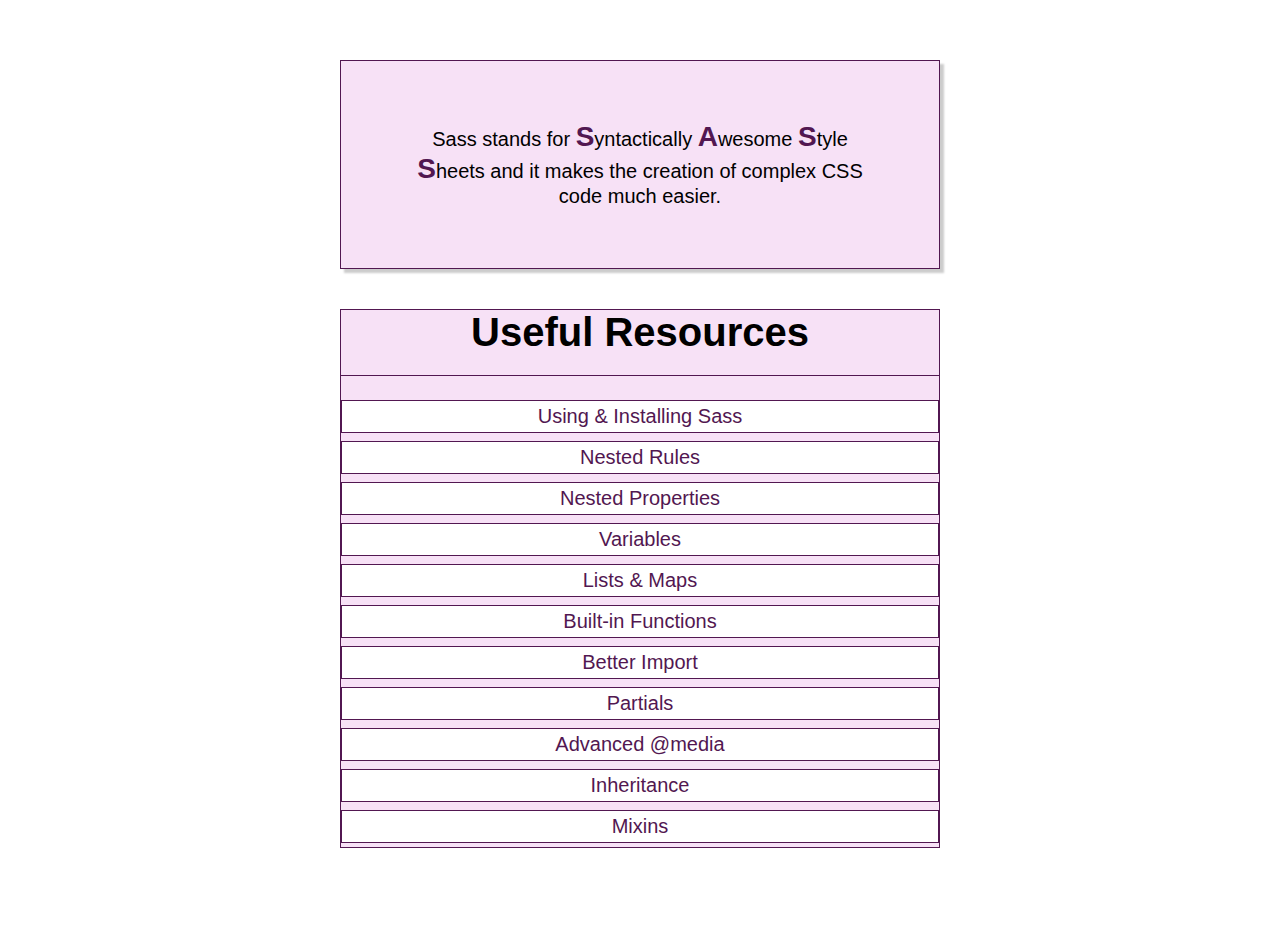
<file: index.html>
<!DOCTYPE html>
<html lang="en">
  <head>
    <meta charset="UTF-8" />
    <meta name="viewport" content="width=device-width, initial-scale=1.0" />
    <meta http-equiv="X-UA-Compatible" content="ie=edge" />
    <title>CSS Course</title>
    <link rel="stylesheet" href="main.css" />
  </head>

  <body>
    <div class="container">
      <section class="sass-introduction">
        <p>
          Sass stands for <span class="char-highlight">S</span>yntactically
          <span class="char-highlight">A</span>wesome
          <span class="char-highlight">S</span>tyle
          <span class="char-highlight">S</span>heets and it makes the creation
          of complex CSS code much easier.
        </p>
      </section>
      <section class="sass-details">
        <header class="section-header">
          <h1>Useful Resources</h1>
        </header>
        <ul class="documentation-links">
          <li>
            <a
              class="documentation-link link-important"
              href="https://sass-lang.com/documentation/file.SASS_REFERENCE.html#using_sass"
              >Using &amp; Installing Sass</a
            >
          </li>
          <li>
            <a
              class="documentation-link"
              href="https://sass-lang.com/documentation/file.SASS_REFERENCE.html#nested_rules"
              >Nested Rules</a
            >
          </li>
          <li>
            <a
              class="documentation-link"
              href="https://sass-lang.com/documentation/file.SASS_REFERENCE.html#nested_properties"
              >Nested Properties</a
            >
          </li>
          <li>
            <a
              class="documentation-link"
              href="https://sass-lang.com/documentation/file.SASS_REFERENCE.html#variables_"
              >Variables</a
            >
          </li>
          <li>
            <a
              class="documentation-link"
              href="https://sass-lang.com/documentation/file.SASS_REFERENCE.html#lists"
              >Lists &amp; Maps</a
            >
          </li>
          <li>
            <a
              class="documentation-link"
              href="https://sass-lang.com/documentation/Sass/Script/Functions.html"
              >Built-in Functions</a
            >
          </li>
          <li>
            <a
              class="documentation-link"
              href="https://sass-lang.com/documentation/file.SASS_REFERENCE.html#import"
              >Better Import</a
            >
          </li>
          <li>
            <a
              class="documentation-link"
              href="https://sass-lang.com/documentation/file.SASS_REFERENCE.html#partials"
              >Partials</a
            >
          </li>
          <li>
            <a
              class="documentation-link"
              href="https://sass-lang.com/documentation/file.SASS_REFERENCE.html#media"
              >Advanced @media</a
            >
          </li>
          <li>
            <a
              class="documentation-link"
              href="https://sass-lang.com/documentation/file.SASS_REFERENCE.html#extend"
              >Inheritance</a
            >
          </li>
          <li>
            <a
              class="documentation-link"
              href="https://sass-lang.com/documentation/file.SASS_REFERENCE.html#defining_a_mixin"
              >Mixins</a
            >
          </li>
        </ul>
      </section>
    </div>
  </body>
</html>
</file>
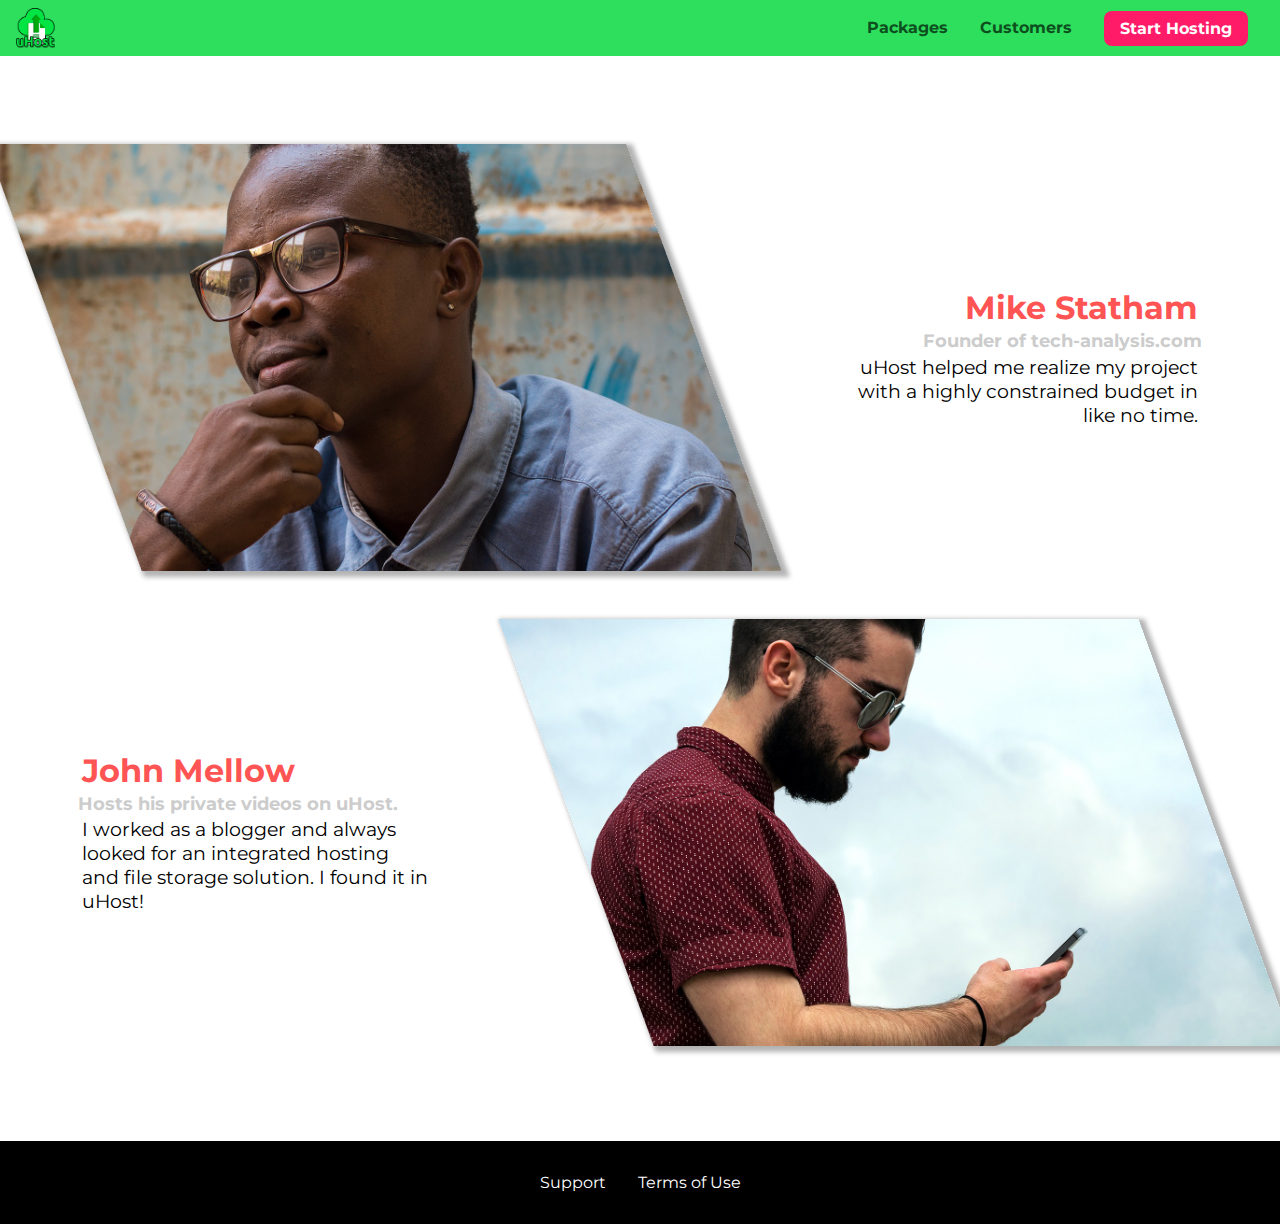
<file: customers/index.html>
<!DOCTYPE html>
<html lang="en">

<head>
    <meta charset="UTF-8">
    <meta name="viewport" content="width=device-width, initial-scale=1.0">
    <meta http-equiv="X-UA-Compatible" content="ie=edge">
    <title>uHost Customers</title>
    <link rel="shortcut icon" href="../favicon.png">
    <link rel="stylesheet" href="../shared.css">
    <link rel="stylesheet" href="customers.css">
</head>

<body>
    <div class="backdrop"></div>
    <header class="main-header">
        <div>
            <button class="toggle-button">
                <span class="toggle-button__bar"></span>
                <span class="toggle-button__bar"></span>
                <span class="toggle-button__bar"></span>
            </button>
            <a href="../index.html" class="main-header__brand">
                <img src="../images/uhost-icon.png" alt="uHost - Your favorite hosting company">
            </a>
        </div>
        <nav class="main-nav">
            <ul class="main-nav__items">
                <li class="main-nav__item">
                    <a href="../packages/index.html">Packages</a>
                </li>
                <li class="main-nav__item">
                    <a href="index.html">Customers</a>
                </li>
                <li class="main-nav__item main-nav__item--cta">
                    <a href="../start-hosting/index.html">Start Hosting</a>
                </li>
            </ul>
        </nav>
    </header>
    <nav class="mobile-nav">
        <ul class="mobile-nav__items">
            <li class="mobile-nav__item">
                <a href="../packages/index.html">Packages</a>
            </li>
            <li class="mobile-nav__item">
                <a href="index.html">Customers</a>
            </li>
            <li class="mobile-nav__item mobile-nav__item--cta">
                <a href="../start-hosting/index.html">Start Hosting</a>
            </li>
        </ul>
    </nav>
    <main>
        <div>
            <div class="testimonial" id="customer-1">
                <div class="testimonial__image-container">
                    <img src="../images/customer-1.jpg" alt="Mike Statham - Customer" class="testimonial__image">
                </div>
                <div class="testimonial__info">
                    <h1 class="testimonial__name">Mike Statham</h1>
                    <h2 class="testimonial__subtitle">Founder of
                        <a href="tech-analysis.com">tech-analysis.com</a>
                    </h2>
                    <p class="testimonial__text">uHost helped me realize my project with a highly constrained budget in like no time.</p>
                </div>
            </div>
            <div class="testimonial" id="customer-2">

                <div class="testimonial__info">
                    <h1 class="testimonial__name">John Mellow</h1>
                    <h2 class="testimonial__subtitle">Hosts his private videos on uHost.
                    </h2>
                    <p class="testimonial__text">I worked as a blogger and always looked for an integrated hosting and file storage solution. I found
                        it in uHost!
                    </p>
                </div>
                <div class="testimonial__image-container">
                    <img src="../images/customer-2.jpg" alt="John Mellow - Customer" class="testimonial__image">
                </div>
            </div>
        </div>
    </main>
    <footer class="main-footer">
        <nav>
            <ul class="main-footer__links">
                <li class="main-footer__link">
                    <a href="#">Support</a>
                </li>
                <li class="main-footer__link">
                    <a href="#">Terms of Use</a>
                </li>
            </ul>
        </nav>
    </footer>
    <script src="../shared.js"></script>
</body>

</html>
</file>
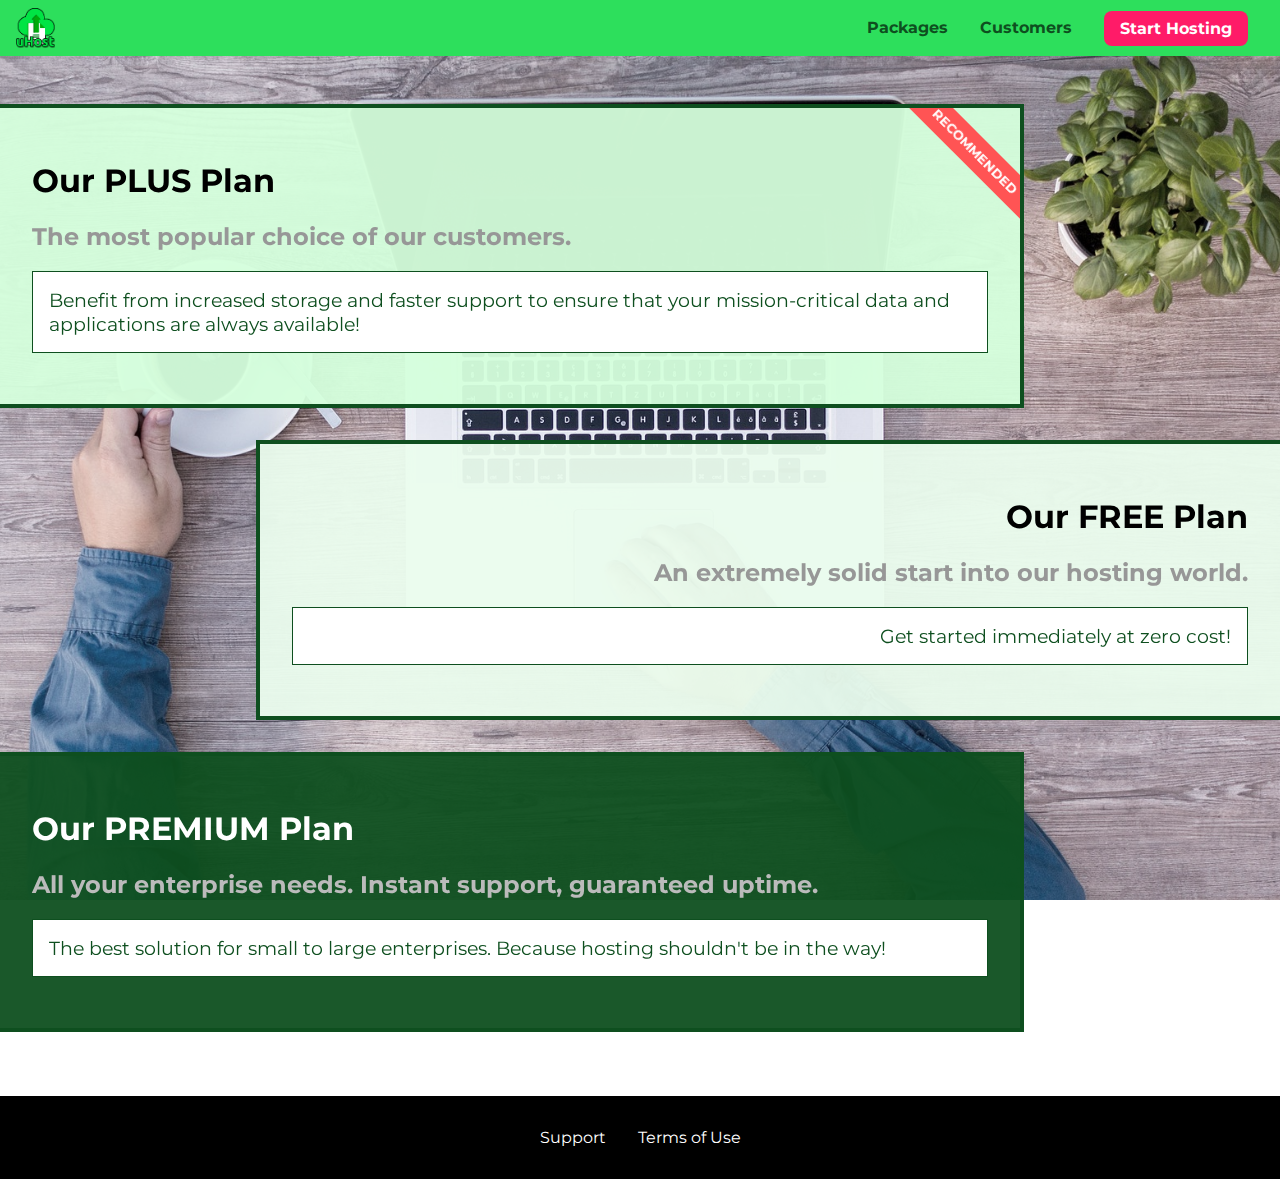
<file: packages/index.html>
<!DOCTYPE html>
<html lang="en">

<head>
    <meta charset="UTF-8">
    <meta http-equiv="X-UA-Compatible" content="ie=edge">
    <meta name="viewport" content="width=device-width, initial-scale=1.0">
    <title>uHost</title>
    <link rel="shortcut icon" href="../favicon.png">
    <link rel="stylesheet" href="../shared.css">
    <link rel="stylesheet" href="packages.css">
</head>

<body>
    <div class="backdrop"></div>
    <div class="background"></div>
    <header class="main-header">
        <div>
            <button class="toggle-button">
                <span class="toggle-button__bar"></span>
                <span class="toggle-button__bar"></span>
                <span class="toggle-button__bar"></span>
            </button>
            <a href="../index.html" class="main-header__brand">
                <img src="../images/uhost-icon.png" alt="uHost - Your favorite hosting company">
            </a>
        </div>
        <nav class="main-nav">
            <ul class="main-nav__items">
                <li class="main-nav__item">
                    <a href="index.html">Packages</a>
                </li>
                <li class="main-nav__item">
                    <a href="../customers/index.html">Customers</a>
                </li>
                <li class="main-nav__item main-nav__item--cta">
                    <a href="../start-hosting/index.html">Start Hosting</a>
                </li>
            </ul>
        </nav>
    </header>
    <nav class="mobile-nav">
        <ul class="mobile-nav__items">
            <li class="mobile-nav__item">
                <a href="index.html">Packages</a>
            </li>
            <li class="mobile-nav__item">
                <a href="../customers/index.html">Customers</a>
            </li>
            <li class="mobile-nav__item mobile-nav__item--cta">
                <a href="../start-hosting/index.html">Start Hosting</a>
            </li>
        </ul>
    </nav>
    <main>
        <section class="package" id="plus">
            <a href="#">
                <h1 class="package__title">Our PLUS Plan</h1>
                <h2 class="package__badge">RECOMMENDED</h2>
                <h2 class="package__subtitle">The most popular choice of our customers.</h2>
                <p class="package__info">Benefit from increased storage and faster support to ensure that your mission-critical data and applications
                    are always available!</p>
            </a>
        </section>
        <section class="package" id="free">
            <a href="#">
                <h1 class="package__title">Our FREE Plan</h1>
                <h2 class="package__subtitle">An extremely solid start into our hosting world.</h2>
                <p class="package__info">Get started immediately at zero cost!</p>
            </a>
        </section>
        <div class="clearfix"></div>
        <section class="package" id="premium">
            <a href="#">
                <h1 class="package__title">Our PREMIUM Plan</h1>
                <h2 class="package__subtitle">All your enterprise needs. Instant support, guaranteed uptime. </h2>
                <p class="package__info">The best solution for small to large enterprises. Because hosting shouldn't be in the way!</p>
            </a>
        </section>
    </main>
    <footer class="main-footer">
        <nav>
            <ul class="main-footer__links">
                <li class="main-footer__link">
                    <a href="#">Support</a>
                </li>
                <li class="main-footer__link">
                    <a href="#">Terms of Use</a>
                </li>
            </ul>
        </nav>
    </footer>
    <script src="../shared.js"></script>
</body>

</html>
</file>
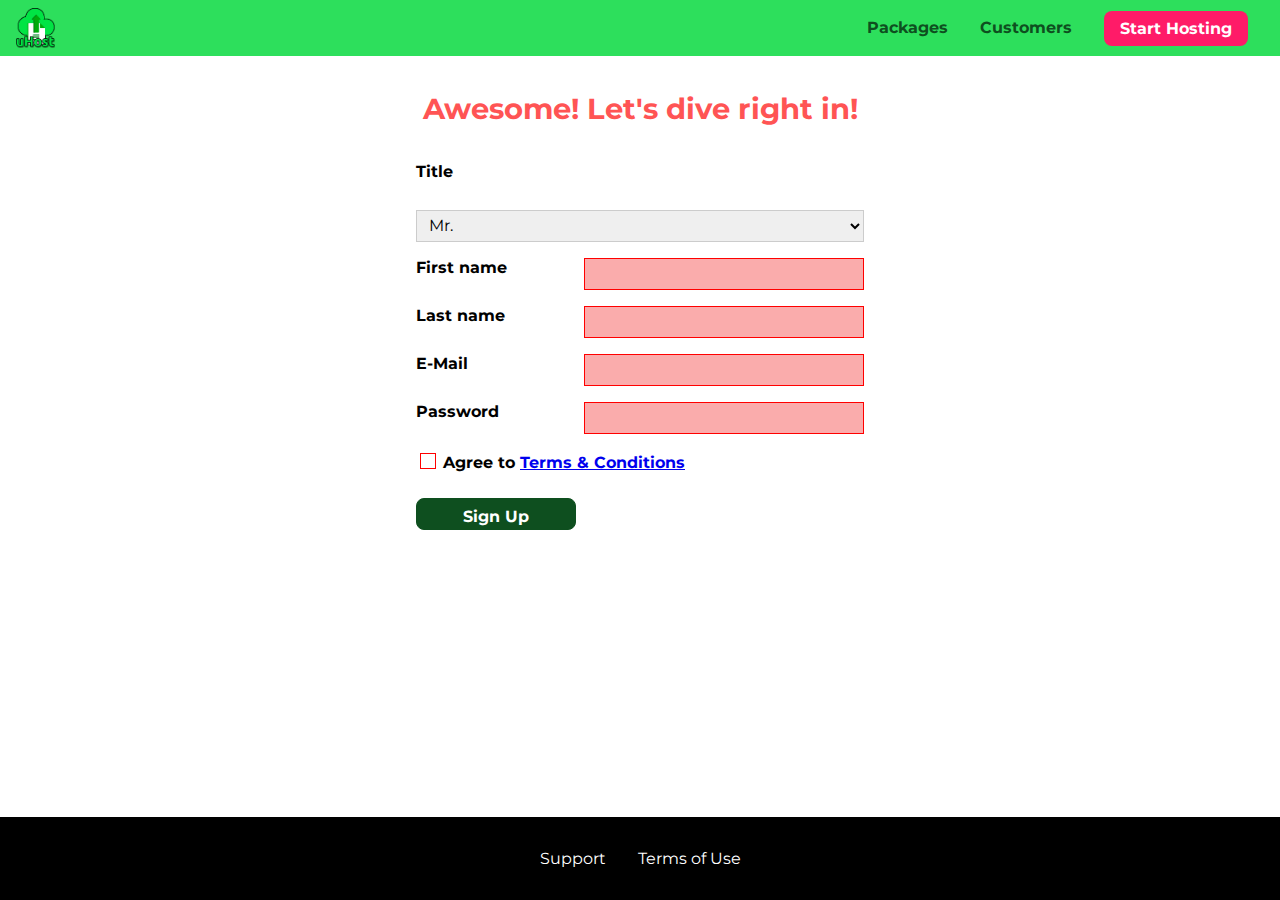
<file: start-hosting/index.html>
<!DOCTYPE html>
<html lang="en">

<head>
    <meta charset="UTF-8">
    <meta name="viewport" content="width=device-width, initial-scale=1.0">
    <meta http-equiv="X-UA-Compatible" content="ie=edge">
    <title>uHost Signup</title>
    <link rel="shortcut icon" href="../favicon.png">
    <link rel="stylesheet" href="../shared.css">
    <link rel="stylesheet" href="start-hosting.css">
</head>

<body>
    <div class="backdrop"></div>
    <header class="main-header">
        <div>
            <button class="toggle-button">
                <span class="toggle-button__bar"></span>
                <span class="toggle-button__bar"></span>
                <span class="toggle-button__bar"></span>
            </button>
            <a href="../index.html" class="main-header__brand">
                <img src="../images/uhost-icon.png" alt="uHost - Your favorite hosting company">
            </a>
        </div>
        <nav class="main-nav">
            <ul class="main-nav__items">
                <li class="main-nav__item">
                    <a href="../packages/index.html">Packages</a>
                </li>
                <li class="main-nav__item">
                    <a href="../customers/index.html">Customers</a>
                </li>
                <li class="main-nav__item main-nav__item--cta">
                    <a href="index.html">Start Hosting</a>
                </li>
            </ul>
        </nav>
    </header>
    <nav class="mobile-nav">
        <ul class="mobile-nav__items">
            <li class="mobile-nav__item">
                <a href="../packages/index.html">Packages</a>
            </li>
            <li class="mobile-nav__item">
                <a href="../customers/index.html">Customers</a>
            </li>
            <li class="mobile-nav__item mobile-nav__item--cta">
                <a href="index.html">Start Hosting</a>
            </li>
        </ul>
    </nav>
    <main class="signup-page">
        <h1 class="signup-title">Awesome! Let's dive right in!</h1>
        <form action="index.html" class="signup-form">
            <label for="title">Title</label>
            <select id="title">
                <option value="mr">Mr.</option>
                <option value="ms">Ms.</option>
            </select>
            <label for="first-name">First name</label>
            <input type="text" id="first-name" required>
            <label for="last-name">Last name</label>
            <input type="text" id="last-name" required>
            <label for="email">E-Mail</label>
            <input type="email" id="email" required>
            <label for="password">Password</label>
            <input type="password" id="password" required>
            <div class="signup-form__checkbox">
                <input type="checkbox" id="agree-terms" required>
                <label for="agree-terms">Agree to
                    <a href="#">Terms &amp; Conditions</a>
                </label>
            </div>
            <button type="submit" class="button">Sign Up</button>
        </form>
    </main>
    <footer class="main-footer">
        <nav>
            <ul class="main-footer__links">
                <li class="main-footer__link">
                    <a href="#">Support</a>
                </li>
                <li class="main-footer__link">
                    <a href="#">Terms of Use</a>
                </li>
            </ul>
        </nav>
    </footer>
    <script src="../shared.js"></script>
</body>

</html>
</file>
<file: main.css>
.char-highlight {
  font-weight: bold;
  font-size: 1.4rem;
  color: #521751;
}

html {
  font-size: 94.75%;
}
@media (min-width: 40rem) {
  html {
    font-size: 125%;
  }
}

body {
  font-family: Arial, sans-serif;
  margin: 0;
}

.container {
  display: -webkit-box;
  display: -ms-flexbox;
  display: -webkit-flex;
  display: flex;
  flex-direction: column;
  flex-wrap: nowrap;
  align-items: center;
  padding: 3rem 0;
  box-sizing: border-box;
}
@media (min-width: 40rem) {
  .container {
    padding: 3rem 0;
  }
}

.sass-section, .sass-details, .sass-introduction {
  border: 0.05rem solid #521751;
  background: #f7e1f6;
  text-align: center;
  width: 90%;
  box-sizing: border-box;
}
@media (min-width: 40rem) {
  .sass-section, .sass-details, .sass-introduction {
    width: 30rem;
  }
}

.sass-introduction {
  padding: 2rem;
  box-shadow: 0.2rem 0.2rem 0.1rem #ccc;
}
.sass-introduction p {
  padding: 1rem;
  margin: 0;
}

.sass-details {
  margin: 2rem 0;
}

.section-header {
  border-bottom: 0.05rem solid #521751;
}
.section-header h1 {
  margin: 0 0 1rem 0;
}

.documentation-links {
  list-style: none;
  margin: 1rem 0 0 0;
  padding: 0;
  display: -webkit-box;
  display: -ms-flexbox;
  display: -webkit-flex;
  display: flex;
  flex-direction: column;
}
.documentation-links li {
  margin: 0.2rem 0;
  background: #fff;
}
.documentation-links .documentation-link {
  text-decoration: none;
  color: #521751;
  display: block;
  padding: 0.2rem;
  border: 0.05rem solid #521751;
}
.documentation-links .documentation-link:hover, .documentation-links .documentation-link:active {
  color: #fff;
  background: #fa923f;
  border-color: #fa923f;
}

/*# sourceMappingURL=main.css.map */
</file>
<file: shared.css>
@import url("https://fonts.googleapis.com/css?family=Roboto:100,400,900");
@import url("https://fonts.googleapis.com/css?family=Anton");
@import url("https://fonts.googleapis.com/css?family=Montserrat:400,700");

:root {
  --dark-green: #0e4f1f;
  --highlight-color: #ff1b68;
}

* {
  box-sizing: border-box;
}

html {
  height: 100%;
}

body {
  font-family: "Montserrat", sans-serif;
  margin: 0;
  padding-top: 3.5rem;
}

@supports (display: grid) {
  body {
    /* font-family: "Montserrat", sans-serif; */
    margin: 0;
    display: grid;
    grid-template-rows: 3.5rem auto fit-content(8rem);
    grid-template-areas:
      "header"
      "main"
      "footer";
    padding-top: 0;
    height: 100%;
  }
}

main {
  /* grid-row: 2 / 3; */
  grid-area: main;
}

.backdrop {
  display: none;
  position: fixed;
  opacity: 0;
  top: 0;
  left: 0;
  z-index: 100;
  width: 100vw;
  height: 100vh;
  background: rgba(0, 0, 0, 0.5);
  transition: opacity 0.2s linear;
}

.main-header {
  width: 100%;
  position: fixed;
  top: 0;
  left: 0;
  background: #2ddf5c;
  padding: 0.5rem 1rem;
  z-index: 60;
  display: -webkit-box;
  display: -ms-flexbox;
  display: -webkit-box;
  display: flex;
  align-items: center;
  justify-content: space-between;
}

.toggle-button {
  width: 3rem;
  background: transparent;
  border: none;
  cursor: pointer;
  padding-top: 0;
  padding-bottom: 0;
  vertical-align: middle;
}

.toggle-button:focus {
  outline: none;
}

.toggle-button__bar {
  width: 100%;
  height: 0.2rem;
  background: black;
  display: block;
  margin: 0.6rem 0;
}

.main-header__brand {
  color: var(--dark-green);
  text-decoration: none;
  font-weight: bold;
  /* width: 20px; */
}

.main-header__brand img {
  height: 2.5rem;
  vertical-align: middle;
  /* width: 100%; */
}

.main-nav {
  display: none;
}

.main-nav__items {
  margin: 0;
  padding: 0;
  list-style: none;
  display: flex;
}

.main-nav__item {
  margin: 0 1rem;
}

.main-nav__item a,
.mobile-nav__item a {
  text-decoration: none;
  color: var(--dark-green);
  font-weight: bold;
  padding: 0.2rem 0;
}

.main-nav__item a:hover,
.main-nav__item a:active {
  color: white;
  border-bottom: 5px solid white;
}

.main-nav__item--cta {
  animation: wiggle 400ms 3s 8 ease-out none;
}

.main-nav__item--cta a,
.mobile-nav__item--cta a {
  color: white;
  background: var(--highlight-color);
  padding: 0.5rem 1rem;
  border-radius: 8px;
}

.main-nav__item--cta a:hover,
.main-nav__item--cta a:active,
.mobile-nav__item--cta a:hover,
.mobile-nav__item--cta a:active {
  color: var(--highlight-color);
  background: white;
  border: none;
}

@media (min-width: 40rem) {
  .toggle-button {
    display: none;
  }

  .main-nav {
    display: flex;
  }
}

.main-footer {
  background: black;
  padding: 2rem;
  margin-top: 3rem;
  /* grid-row: 3 / 4; */
  grid-area: footer;
}

.main-footer__links {
  list-style: none;
  margin: 0;
  padding: 0;
  display: flex;
  flex-direction: column;
  align-items: center;
}

.main-footer__link {
  margin: 0.5rem 0;
}

.main-footer__link a {
  color: white;
  text-decoration: none;
}

.main-footer__link a:hover,
.main-footer__link a:active {
  color: #ccc;
}

.mobile-nav {
  transform: translateX(-100%);
  position: fixed;
  z-index: 101;
  top: 0;
  left: 0;
  background: white;
  width: 80%;
  height: 100vh;
  transition: transform 300ms ease-out;
}

.mobile-nav__items {
  width: 90%;
  height: 100%;
  list-style: none;
  margin: 0 auto;
  padding: 0;
  display: flex;
  flex-direction: column;
  justify-content: center;
  align-items: center;
}

.mobile-nav__item {
  margin: 1rem 0;
}

.mobile-nav__item a {
  font-size: 1.5rem;
}

.button {
  background: var(--dark-green);
  color: white;
  font: inherit;
  border: 1.5px solid var(--dark-green);
  padding: 0.5rem;
  border-radius: 8px;
  font-weight: bold;
  cursor: pointer;
}

.button:hover,
.button:active {
  background: white;
  color: var(--dark-green);
}

.button:focus {
  outline: none;
}

.button[disabled] {
  cursor: not-allowed;
  border: #a1a1a1;
  background: #ccc;
  color: #a1a1a1;
}

.open {
  display: block !important;
  opacity: 1 !important;
  transform: translateY(0) !important;
}

@media (min-width: 40rem) {
  .main-footer__link {
    margin: 0 1rem;
  }

  .main-footer__links {
    flex-direction: row;
    justify-content: center;
  }
}

@keyframes wiggle {
  0% {
    transform: rotateZ(0);
  }
  50% {
    transform: rotateZ(-10deg);
  }
  100% {
    transform: rotateZ(10deg);
  }
}
</file>
<file: customers/customers.css>
main {
  padding-top: 2.5rem;
}

.testimonial {
    font-size: 1.2rem;
  }
  
  /*.testimonial__list {
    width: 80%;
    margin: auto;
  }*/

  .testimonial__image-container {
    width: 60%;
    max-width: 40rem;
    box-shadow: 3px 3px 5px 3px rgba(0,0,0,0.3);
    transform: skew(20deg);
    overflow: hidden;
  }

  #customer-1:hover .testimonial__image-container {
    animation: flip-customer 1s ease-out forwards;
  }

  .testimonial__image {
    width: 100%;
    vertical-align: top;
    transform: skew(-20deg) scale(1.4);
  }
  
  .testimonial__info {
    text-align: right;
    padding: 0.9rem;
  }
  
  #customer-2.testimonial {
    text-align: right;
  }
  
  #customer-2 .testimonial__info {
    text-align: left;
  }
  
  .testimonial__name {
    margin: 0.2rem;
    color: #ff5454;
    font-size: 2rem;
  }
  
  .testimonial__subtitle {
    margin: 0;
    font-size: 1.1rem;
    color: #ccc;
  }
  
  .testimonial__subtitle a {
    color: inherit;
    text-decoration: none;
  }
  
  .testimonial__subtitle a:hover,
  .testimonial__subtitle a:active {
    color: #7a7a7a;
  }

  .testimonial__text {
    margin: 0.2rem;
  }

  @media (min-width: 40rem) {
    .testimonial {
      margin: 3rem auto;
      max-width: 1500px;
      display: flex;
      align-items: center;
      justify-content: space-around;
    }

    .testimonial__image-container {
      width: 66%;
    }

    .testimonial__info {
      width: 30%;
    }
  }

  @keyframes flip-customer {
    0% {
      transform: rotateY(0) skew(20deg);
    }
    50% {
      transform: rotateY(160deg) skew(20deg);
    }
    100% {
      transform: rotateY(360deg) skew(20deg);
    }
  }
</file>
<file: packages/packages.css>
@font-face {
    font-family: "AnonymousPro";
    src: url("anonymousPro-Regular.ttf") format("truetype");
}

@font-face {
    font-family: "AnonymousPro";
    src: url("anonymousPro-Bold.ttf");
    font-weight: 700;
}

main {
    padding-top: 2rem;
}

.background {
    background: url("../images/plans-background.jpg") center/cover;
    filter: grayscale(40%);
    width: 100vw;
    height: 100vh;
    position: fixed;
    z-index: -1;
}

.package {
    width: 80%;
    margin: 1rem 0;
    border: 4px solid #0e4f1f;
    border-left: none;
    position: relative;
    overflow: hidden;
}

.package:hover,
.package:active {
    box-shadow: 2px 2px 4px rgba(0,0,0,0.5);
    border-color: #ff5454;
    /* border-color: #ff5454 !important; */
    animation: push-up 1s ease-out forwards;
}

.package a {
    text-decoration: none;
    color: inherit;
    display: block;
    padding: 2rem;
}

.package__badge {
    position: absolute;
    top: 0;
    right: 0;
    margin: 0;
    font-size: 0.8rem;
    color: white;
    background: #ff5454;
    padding: 0.5rem;
    transform: rotate(45deg) translate(3.5rem, -1rem);
    transform-origin: center;
    width: 12rem;
    text-align: center;
}

.package__subtitle {
    color: #979797;
}

.package__info {
    padding: 1rem;
    border: 1px solid #0e4f1f;
    color: #0e4f1f;
    background: white;
    font-size: 1.2rem;
    /* font-style font-variant font-weight font-size/line-height font-family*/
}

.clearfix {
    clear: both;
}

#plus {
    background: rgba(213, 255, 220, 0.95);
}

#free {
    background: rgba(234, 252, 237, 0.95);
    float: right;
    border-right: none;
    border-left: 4px solid #0e4f1f;
    text-align: right;
}

#free:hover,
#free:active {
    border-left-color: #ff5454;
}

#premium {
    background: rgba(14, 79, 31, 0.95);
}

#premium .package__title {
    color: white;
}

#premium .package__subtitle {
    color: #bbb;
}

@media (min-width: 40rem) {
    main {
      max-width: 1500px;
      margin-left: auto;
      margin-right: auto;
    }
}

@media (min-width: 1500px) {
    .package {
      border-left: 4px solid #0e4f1f;
    }

    #free {
      border-right: 4px solid #0e4f1f;
    }

    #free:hover,
    #free:active {
      border-right-color: #ff5454;
    }
}

@keyframes push-up {
    0% {
        transform: translateY(0);
    }

    33% {
        transform: translateY(-1.5rem);
    }
    
    100% {
        transform: translateY(-1rem);
    }
}
</file>
<file: start-hosting/start-hosting.css>
main {
    padding-top: 1rem;
}

.signup-title {
    text-align: center;
    font-size: 1.8rem;
    color: #ff5454;
}

.signup-form {
    padding: 1rem;
    display: grid;
    grid-auto-rows: 2rem;
    grid-row-gap: 0.5rem;
}

.signup-form label {
    font-weight: bold;
}

.signup-form label,
.signup-form input,
.signup-form select {
    display: block;
    width: 100%;
}

/* .signup-form input[type="checkbox"] */
.signup-form input[id*="terms"],
.signup-form input[id*="terms"] + label {
    display: inline-block;
    width: auto;
    vertical-align: bottom;
}

.signup-form input:not([type="checkbox"]),
.signup-form select {
    border: 1px solid #ccc;
    padding: 0.2rem 0.5rem;
    font: inherit;
}

.signup-form input:focus,
.signup-form select:focus {
    outline: none;
    background: #d8f3df;
    border-color: #2ddf5c;
}

.signup-form input[type="checkbox"] {
    border: 1px solid #ccc;
    background: white;
    width: 1rem;
    height: 1rem;
    -webkit-appearance: none;
    -moz-appearance: none;
    appearance: none;
}

.signup-form input[type="checkbox"]:checked {
    background: #2ddf5c;
    border: #0e4f1f;
}

.signup-form input.invalid,
.signup-form select.invalid,
.signup-form :invalid {
    border-color: red !important;
    background: #faacac;
}

.signup-form button[type="submit"] {
    display: block;
}

@media (min-width: 40rem) {
    .signup-form {
        margin: auto;
        width: 30rem;
        grid-template-columns: 10rem auto;
        grid-row-gap: 1rem;
        grid-column-gap: 0.5rem;
    }

    .signup-form [id="title"] {
        grid-column: span 2;
    }

    .signup-form__checkbox {
        grid-column: span 2;
    }
}
</file>
